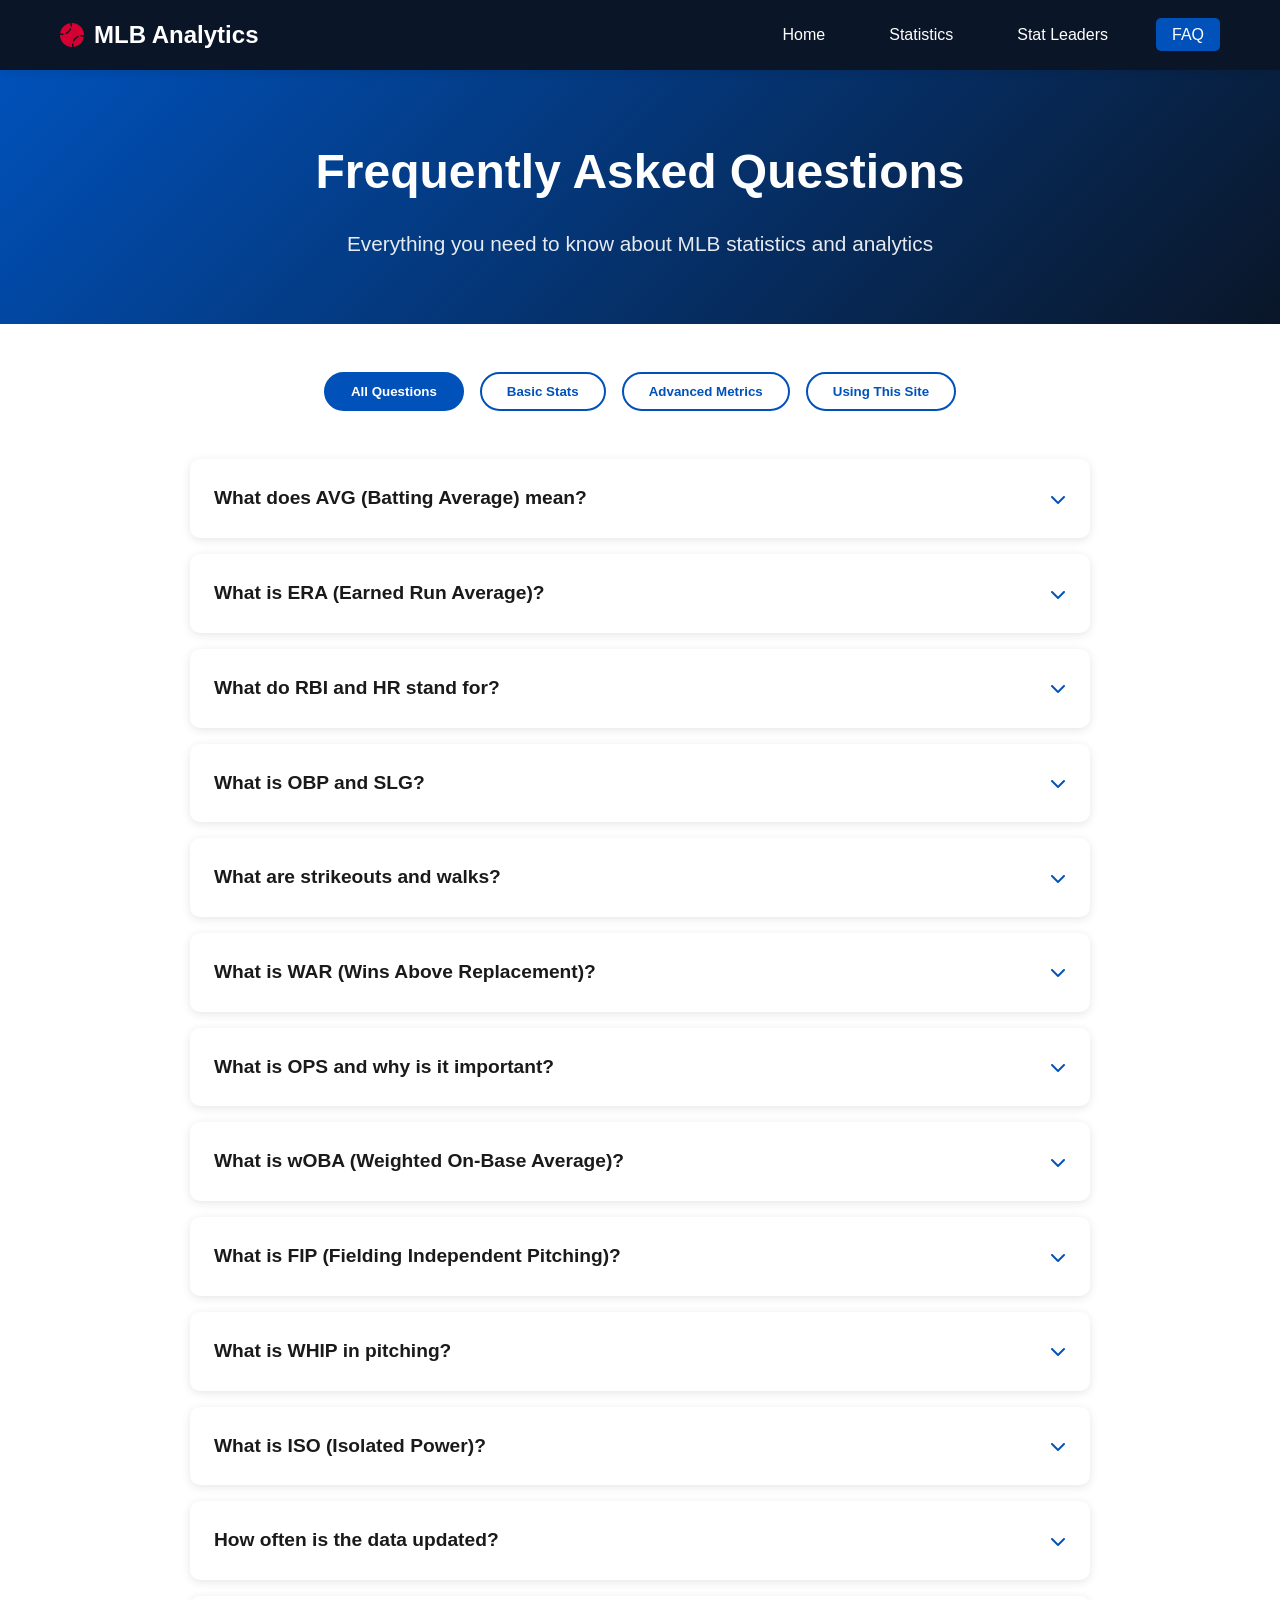
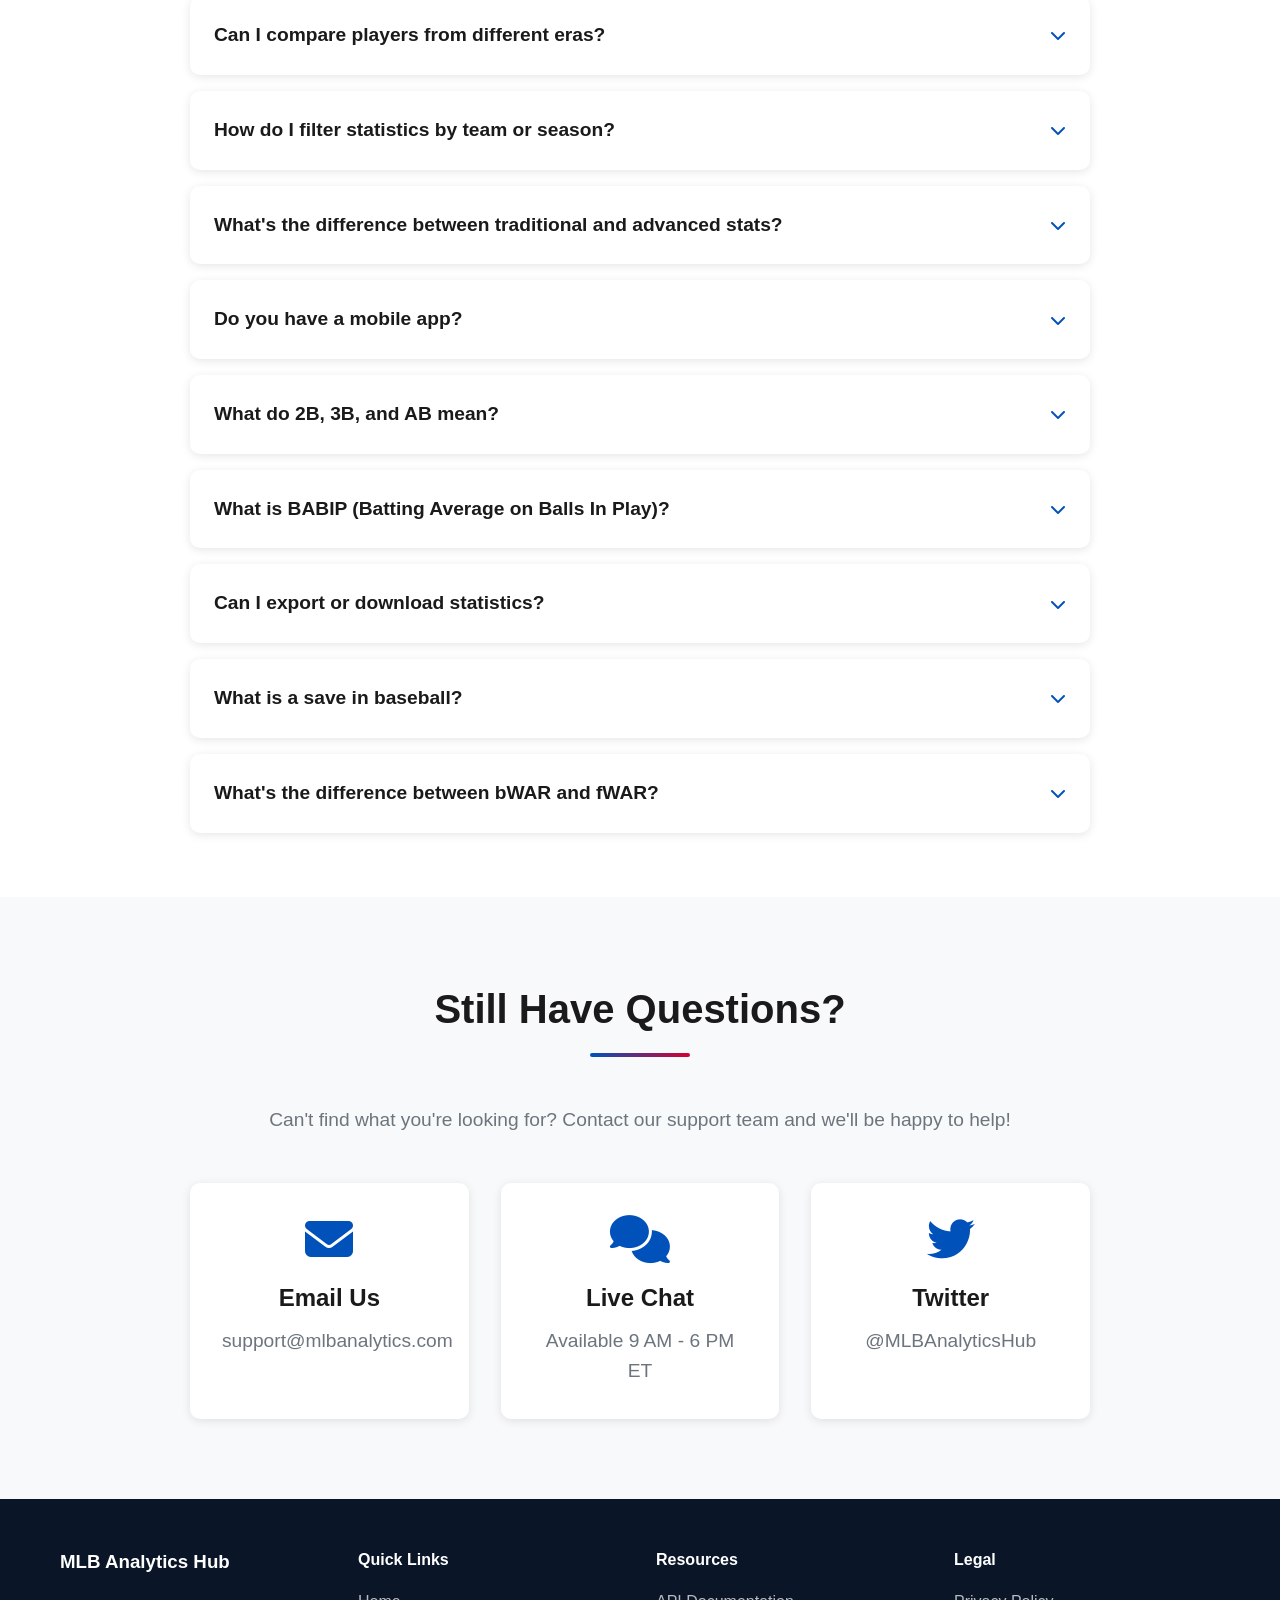
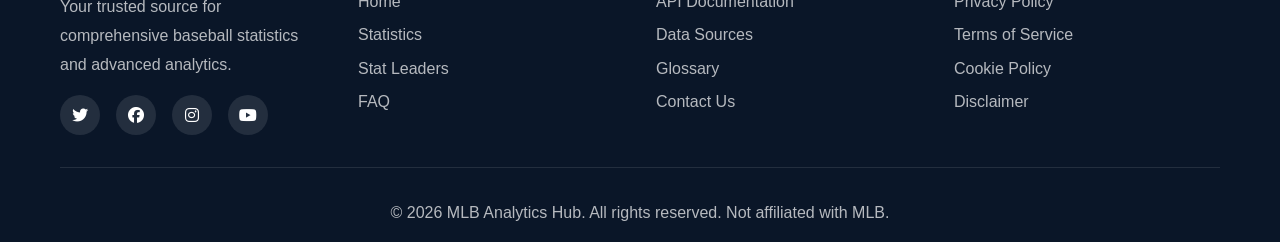
<file: faq.html>
<!DOCTYPE html>
<html lang="en">
<head>
    <meta charset="UTF-8">
    <meta name="viewport" content="width=device-width, initial-scale=1.0">
    <title>FAQ - MLB Analytics Hub</title>
    <link rel="stylesheet" href="styles.css">
    <link rel="stylesheet" href="https://cdnjs.cloudflare.com/ajax/libs/font-awesome/6.4.0/css/all.min.css">
</head>
<body>
    <!-- Navigation -->
    <nav class="navbar">
        <div class="container">
            <div class="nav-brand">
                <i class="fas fa-baseball-ball"></i>
                <span>MLB Analytics</span>
            </div>
            <ul class="nav-menu" id="nav-menu">
                <li><a href="index.html">Home</a></li>
                <li><a href="stats.html">Statistics</a></li>
                <li><a href="leaders.html">Stat Leaders</a></li>
                <li><a href="faq.html" class="active">FAQ</a></li>
            </ul>
            <div class="hamburger" id="hamburger">
                <span></span>
                <span></span>
                <span></span>
            </div>
        </div>
    </nav>

    <!-- Page Header -->
    <section class="page-header">
        <div class="container">
            <h1>Frequently Asked Questions</h1>
            <p>Everything you need to know about MLB statistics and analytics</p>
        </div>
    </section>

    <!-- FAQ Section -->
    <section class="faq-section">
        <div class="container">
            <div class="faq-categories">
                <button class="faq-category-btn active" data-category="all">All Questions</button>
                <button class="faq-category-btn" data-category="basic">Basic Stats</button>
                <button class="faq-category-btn" data-category="advanced">Advanced Metrics</button>
                <button class="faq-category-btn" data-category="site">Using This Site</button>
            </div>

            <div class="faq-container">
                <!-- Basic Stats Questions -->
                <div class="faq-item" data-category="basic">
                    <div class="faq-question">
                        <h3>What does AVG (Batting Average) mean?</h3>
                        <i class="fas fa-chevron-down"></i>
                    </div>
                    <div class="faq-answer">
                        <p>Batting Average (AVG) is one of the most traditional baseball statistics. It's calculated by dividing a player's hits by their at-bats. For example, if a player gets 3 hits in 10 at-bats, their batting average is .300 (3÷10 = 0.300).</p>
                        <p>A batting average of .300 or higher is considered excellent, .260-.299 is good, and anything below .250 is typically below average for a regular player.</p>
                    </div>
                </div>

                <div class="faq-item" data-category="basic">
                    <div class="faq-question">
                        <h3>What is ERA (Earned Run Average)?</h3>
                        <i class="fas fa-chevron-down"></i>
                    </div>
                    <div class="faq-answer">
                        <p>ERA measures how many earned runs a pitcher allows per nine innings pitched. It's calculated as: (Earned Runs × 9) ÷ Innings Pitched.</p>
                        <p>An ERA under 3.00 is excellent, 3.00-4.00 is above average, 4.00-5.00 is average, and anything above 5.00 is considered poor for a starting pitcher.</p>
                    </div>
                </div>

                <div class="faq-item" data-category="basic">
                    <div class="faq-question">
                        <h3>What do RBI and HR stand for?</h3>
                        <i class="fas fa-chevron-down"></i>
                    </div>
                    <div class="faq-answer">
                        <p><strong>RBI (Runs Batted In):</strong> The number of runs a batter is credited with causing to score. This includes runs scored on hits, sacrifice flies, walks with bases loaded, etc.</p>
                        <p><strong>HR (Home Runs):</strong> The number of times a batter hits the ball over the outfield fence in fair territory, allowing them and all baserunners to score.</p>
                    </div>
                </div>

                <div class="faq-item" data-category="basic">
                    <div class="faq-question">
                        <h3>What is OBP and SLG?</h3>
                        <i class="fas fa-chevron-down"></i>
                    </div>
                    <div class="faq-answer">
                        <p><strong>OBP (On-Base Percentage):</strong> Measures how frequently a batter reaches base per plate appearance. It includes hits, walks, and hit-by-pitches. Formula: (H + BB + HBP) ÷ (AB + BB + HBP + SF)</p>
                        <p><strong>SLG (Slugging Percentage):</strong> Measures a batter's power by calculating total bases per at-bat. Formula: Total Bases ÷ At-Bats. A single = 1 base, double = 2, triple = 3, home run = 4.</p>
                    </div>
                </div>

                <div class="faq-item" data-category="basic">
                    <div class="faq-question">
                        <h3>What are strikeouts and walks?</h3>
                        <i class="fas fa-chevron-down"></i>
                    </div>
                    <div class="faq-answer">
                        <p><strong>Strikeout (SO or K):</strong> When a batter receives three strikes during their at-bat. Strikes include swinging and missing, not swinging at a pitch in the strike zone, or fouling off pitches (except a foul on the third strike doesn't count unless it's a bunt).</p>
                        <p><strong>Walk (BB or Base on Balls):</strong> When a batter receives four pitches outside the strike zone during their at-bat, they are awarded first base.</p>
                    </div>
                </div>

                <!-- Advanced Stats Questions -->
                <div class="faq-item" data-category="advanced">
                    <div class="faq-question">
                        <h3>What is WAR (Wins Above Replacement)?</h3>
                        <i class="fas fa-chevron-down"></i>
                    </div>
                    <div class="faq-answer">
                        <p>WAR is a comprehensive statistic that attempts to capture a player's total value in one number. It estimates how many more wins a player provides to their team compared to a replacement-level player (a readily available minor league or bench player).</p>
                        <p><strong>WAR Scale:</strong></p>
                        <ul>
                            <li>8+ WAR: MVP caliber season</li>
                            <li>5-8 WAR: All-Star level</li>
                            <li>2-5 WAR: Solid starter</li>
                            <li>0-2 WAR: Role player / bench player</li>
                            <li>Below 0: Replacement level or worse</li>
                        </ul>
                        <p>Note: Different sources (Baseball Reference, FanGraphs) calculate WAR slightly differently.</p>
                    </div>
                </div>

                <div class="faq-item" data-category="advanced">
                    <div class="faq-question">
                        <h3>What is OPS and why is it important?</h3>
                        <i class="fas fa-chevron-down"></i>
                    </div>
                    <div class="faq-answer">
                        <p>OPS (On-base Plus Slugging) combines a player's on-base percentage and slugging percentage. It's calculated simply by adding OBP + SLG.</p>
                        <p>OPS is valuable because it combines a player's ability to get on base with their power hitting, giving a more complete picture of offensive production than batting average alone.</p>
                        <p><strong>OPS Scale:</strong></p>
                        <ul>
                            <li>.900+ : Excellent / All-Star level</li>
                            <li>.800-.900: Above average / Very good</li>
                            <li>.750-.800: Average</li>
                            <li>.700-.750: Below average</li>
                            <li>Below .700: Poor</li>
                        </ul>
                    </div>
                </div>

                <div class="faq-item" data-category="advanced">
                    <div class="faq-question">
                        <h3>What is wOBA (Weighted On-Base Average)?</h3>
                        <i class="fas fa-chevron-down"></i>
                    </div>
                    <div class="faq-answer">
                        <p>wOBA is similar to on-base percentage, but it weights each outcome (single, double, walk, etc.) according to its actual run value. This makes it more accurate than OBP or OPS at measuring a player's offensive contribution.</p>
                        <p>The scale is set to look like on-base percentage, where .320 is average and .400 is excellent. wOBA is one of the best single statistics for measuring overall hitting performance.</p>
                    </div>
                </div>

                <div class="faq-item" data-category="advanced">
                    <div class="faq-question">
                        <h3>What is FIP (Fielding Independent Pitching)?</h3>
                        <i class="fas fa-chevron-down"></i>
                    </div>
                    <div class="faq-answer">
                        <p>FIP measures what a pitcher's ERA should have been based only on outcomes they can control: strikeouts, walks, hit-by-pitches, and home runs. It removes the influence of fielding and luck on balls in play.</p>
                        <p>FIP is scaled to ERA, so you can interpret it the same way. If a pitcher's FIP is much lower than their ERA, they may have been unlucky or had poor defensive support. If FIP is higher than ERA, they may have been lucky.</p>
                    </div>
                </div>

                <div class="faq-item" data-category="advanced">
                    <div class="faq-question">
                        <h3>What is WHIP in pitching?</h3>
                        <i class="fas fa-chevron-down"></i>
                    </div>
                    <div class="faq-answer">
                        <p>WHIP (Walks and Hits per Inning Pitched) measures how many baserunners a pitcher allows per inning. It's calculated as: (Walks + Hits) ÷ Innings Pitched.</p>
                        <p><strong>WHIP Scale:</strong></p>
                        <ul>
                            <li>Below 1.00: Excellent / Elite</li>
                            <li>1.00-1.20: Above average</li>
                            <li>1.20-1.40: Average</li>
                            <li>Above 1.40: Below average</li>
                        </ul>
                    </div>
                </div>

                <div class="faq-item" data-category="advanced">
                    <div class="faq-question">
                        <h3>What is ISO (Isolated Power)?</h3>
                        <i class="fas fa-chevron-down"></i>
                    </div>
                    <div class="faq-answer">
                        <p>ISO measures a player's raw power by looking at extra-base hits. It's calculated as: SLG - AVG, which essentially shows the extra bases per at-bat beyond singles.</p>
                        <p>.200+ ISO is considered excellent power, .150-.200 is above average, and below .100 indicates little power.</p>
                    </div>
                </div>

                <!-- Site Usage Questions -->
                <div class="faq-item" data-category="site">
                    <div class="faq-question">
                        <h3>How often is the data updated?</h3>
                        <i class="fas fa-chevron-down"></i>
                    </div>
                    <div class="faq-answer">
                        <p>Our statistics are updated in real-time during games. Once a game concludes, all stats are finalized within minutes. We pull data directly from official MLB sources to ensure accuracy.</p>
                        <p>Historical statistics are also periodically reviewed and updated if official corrections are made.</p>
                    </div>
                </div>

                <div class="faq-item" data-category="site">
                    <div class="faq-question">
                        <h3>Can I compare players from different eras?</h3>
                        <i class="fas fa-chevron-down"></i>
                    </div>
                    <div class="faq-answer">
                        <p>Yes! Our statistics database includes comprehensive data dating back to the earliest days of professional baseball. However, keep in mind that the game has evolved significantly over time.</p>
                        <p>Advanced metrics like wRC+ and ERA+ are particularly useful for cross-era comparisons because they're adjusted for league and park factors, making them more comparable across different time periods.</p>
                    </div>
                </div>

                <div class="faq-item" data-category="site">
                    <div class="faq-question">
                        <h3>How do I filter statistics by team or season?</h3>
                        <i class="fas fa-chevron-down"></i>
                    </div>
                    <div class="faq-answer">
                        <p>On the Statistics page, you'll find filter controls at the top of the page. Simply select your desired team from the dropdown menu and choose the season you want to view. Click "Apply Filters" to update the statistics table.</p>
                        <p>You can also use the search bar to quickly find specific players.</p>
                    </div>
                </div>

                <div class="faq-item" data-category="site">
                    <div class="faq-question">
                        <h3>What's the difference between traditional and advanced stats?</h3>
                        <i class="fas fa-chevron-down"></i>
                    </div>
                    <div class="faq-answer">
                        <p><strong>Traditional stats</strong> are the classic measures that have been used for decades: batting average, home runs, RBI, wins, ERA, etc. They're easy to understand but don't always tell the complete story.</p>
                        <p><strong>Advanced stats</strong> (also called sabermetrics) use more complex calculations to measure player value more accurately. They account for context like ballpark factors, league averages, and defensive support. Examples include WAR, wOBA, FIP, and wRC+.</p>
                        <p>Both have their place! Traditional stats are great for quick understanding, while advanced stats provide deeper insights for analysis.</p>
                    </div>
                </div>

                <div class="faq-item" data-category="site">
                    <div class="faq-question">
                        <h3>Do you have a mobile app?</h3>
                        <i class="fas fa-chevron-down"></i>
                    </div>
                    <div class="faq-answer">
                        <p>While we don't currently have a native mobile app, our website is fully responsive and works seamlessly on all mobile devices. Simply access our site through your mobile browser for the same great experience!</p>
                        <p>You can also add our site to your home screen for quick access that feels like a native app.</p>
                    </div>
                </div>

                <div class="faq-item" data-category="basic">
                    <div class="faq-question">
                        <h3>What do 2B, 3B, and AB mean?</h3>
                        <i class="fas fa-chevron-down"></i>
                    </div>
                    <div class="faq-answer">
                        <p><strong>2B (Doubles):</strong> Hits where the batter reaches second base safely.</p>
                        <p><strong>3B (Triples):</strong> Hits where the batter reaches third base safely.</p>
                        <p><strong>AB (At-Bats):</strong> The number of times a batter completes a plate appearance that doesn't result in a walk, hit-by-pitch, sacrifice, or interference.</p>
                    </div>
                </div>

                <div class="faq-item" data-category="advanced">
                    <div class="faq-question">
                        <h3>What is BABIP (Batting Average on Balls In Play)?</h3>
                        <i class="fas fa-chevron-down"></i>
                    </div>
                    <div class="faq-answer">
                        <p>BABIP measures how often a ball in play (excluding home runs) falls for a hit. It's calculated as: (H - HR) ÷ (AB - K - HR + SF).</p>
                        <p>League average BABIP is typically around .300. Unusually high or low BABIP often indicates luck—either good or bad—and players tend to regress toward .300 over time. However, some players consistently maintain higher BABIPs due to speed or hitting approach.</p>
                    </div>
                </div>

                <div class="faq-item" data-category="site">
                    <div class="faq-question">
                        <h3>Can I export or download statistics?</h3>
                        <i class="fas fa-chevron-down"></i>
                    </div>
                    <div class="faq-answer">
                        <p>Currently, the website is designed for viewing statistics directly. However, we're working on adding export functionality to allow you to download data in CSV or Excel format. This feature will be available soon!</p>
                        <p>If you need specific data for research or analysis, please contact us and we'll do our best to help.</p>
                    </div>
                </div>

                <div class="faq-item" data-category="basic">
                    <div class="faq-question">
                        <h3>What is a save in baseball?</h3>
                        <i class="fas fa-chevron-down"></i>
                    </div>
                    <div class="faq-answer">
                        <p>A save is awarded to a relief pitcher who finishes a game for the winning team under certain conditions:</p>
                        <ul>
                            <li>Enters with a lead of no more than three runs and pitches at least one inning, OR</li>
                            <li>Enters with the tying run on base, at bat, or on deck, OR</li>
                            <li>Pitches at least three innings</li>
                        </ul>
                        <p>The pitcher must not be credited with the win to earn a save.</p>
                    </div>
                </div>

                <div class="faq-item" data-category="advanced">
                    <div class="faq-question">
                        <h3>What's the difference between bWAR and fWAR?</h3>
                        <i class="fas fa-chevron-down"></i>
                    </div>
                    <div class="faq-answer">
                        <p><strong>bWAR (Baseball Reference WAR)</strong> and <strong>fWAR (FanGraphs WAR)</strong> are two different implementations of the WAR statistic.</p>
                        <p>The main differences:</p>
                        <ul>
                            <li><strong>Defense:</strong> They use different defensive metrics (DRS vs UZR)</li>
                            <li><strong>Pitching:</strong> bWAR uses actual runs allowed while fWAR uses FIP (outcomes the pitcher controls)</li>
                            <li><strong>League adjustments:</strong> Slightly different approaches to league and park factors</li>
                        </ul>
                        <p>Both are valuable. fWAR is better for predicting future performance, while bWAR better captures what actually happened.</p>
                    </div>
                </div>
            </div>
        </div>
    </section>

    <!-- Contact Section -->
    <section class="contact-section">
        <div class="container">
            <h2 class="section-title">Still Have Questions?</h2>
            <p class="text-center">Can't find what you're looking for? Contact our support team and we'll be happy to help!</p>
            <div class="contact-methods">
                <div class="contact-card">
                    <i class="fas fa-envelope"></i>
                    <h3>Email Us</h3>
                    <p>support@mlbanalytics.com</p>
                </div>
                <div class="contact-card">
                    <i class="fas fa-comments"></i>
                    <h3>Live Chat</h3>
                    <p>Available 9 AM - 6 PM ET</p>
                </div>
                <div class="contact-card">
                    <i class="fab fa-twitter"></i>
                    <h3>Twitter</h3>
                    <p>@MLBAnalyticsHub</p>
                </div>
            </div>
        </div>
    </section>

    <!-- Footer -->
    <footer class="footer">
        <div class="container">
            <div class="footer-grid">
                <div class="footer-col">
                    <h3>MLB Analytics Hub</h3>
                    <p>Your trusted source for comprehensive baseball statistics and advanced analytics.</p>
                    <div class="social-links">
                        <a href="#"><i class="fab fa-twitter"></i></a>
                        <a href="#"><i class="fab fa-facebook"></i></a>
                        <a href="#"><i class="fab fa-instagram"></i></a>
                        <a href="#"><i class="fab fa-youtube"></i></a>
                    </div>
                </div>
                <div class="footer-col">
                    <h4>Quick Links</h4>
                    <ul>
                        <li><a href="index.html">Home</a></li>
                        <li><a href="stats.html">Statistics</a></li>
                        <li><a href="leaders.html">Stat Leaders</a></li>
                        <li><a href="faq.html">FAQ</a></li>
                    </ul>
                </div>
                <div class="footer-col">
                    <h4>Resources</h4>
                    <ul>
                        <li><a href="#">API Documentation</a></li>
                        <li><a href="#">Data Sources</a></li>
                        <li><a href="#">Glossary</a></li>
                        <li><a href="#">Contact Us</a></li>
                    </ul>
                </div>
                <div class="footer-col">
                    <h4>Legal</h4>
                    <ul>
                        <li><a href="#">Privacy Policy</a></li>
                        <li><a href="#">Terms of Service</a></li>
                        <li><a href="#">Cookie Policy</a></li>
                        <li><a href="#">Disclaimer</a></li>
                    </ul>
                </div>
            </div>
            <div class="footer-bottom">
                <p>&copy; 2026 MLB Analytics Hub. All rights reserved. Not affiliated with MLB.</p>
            </div>
        </div>
    </footer>

    <script src="script.js"></script>
</body>
</html>
</file>
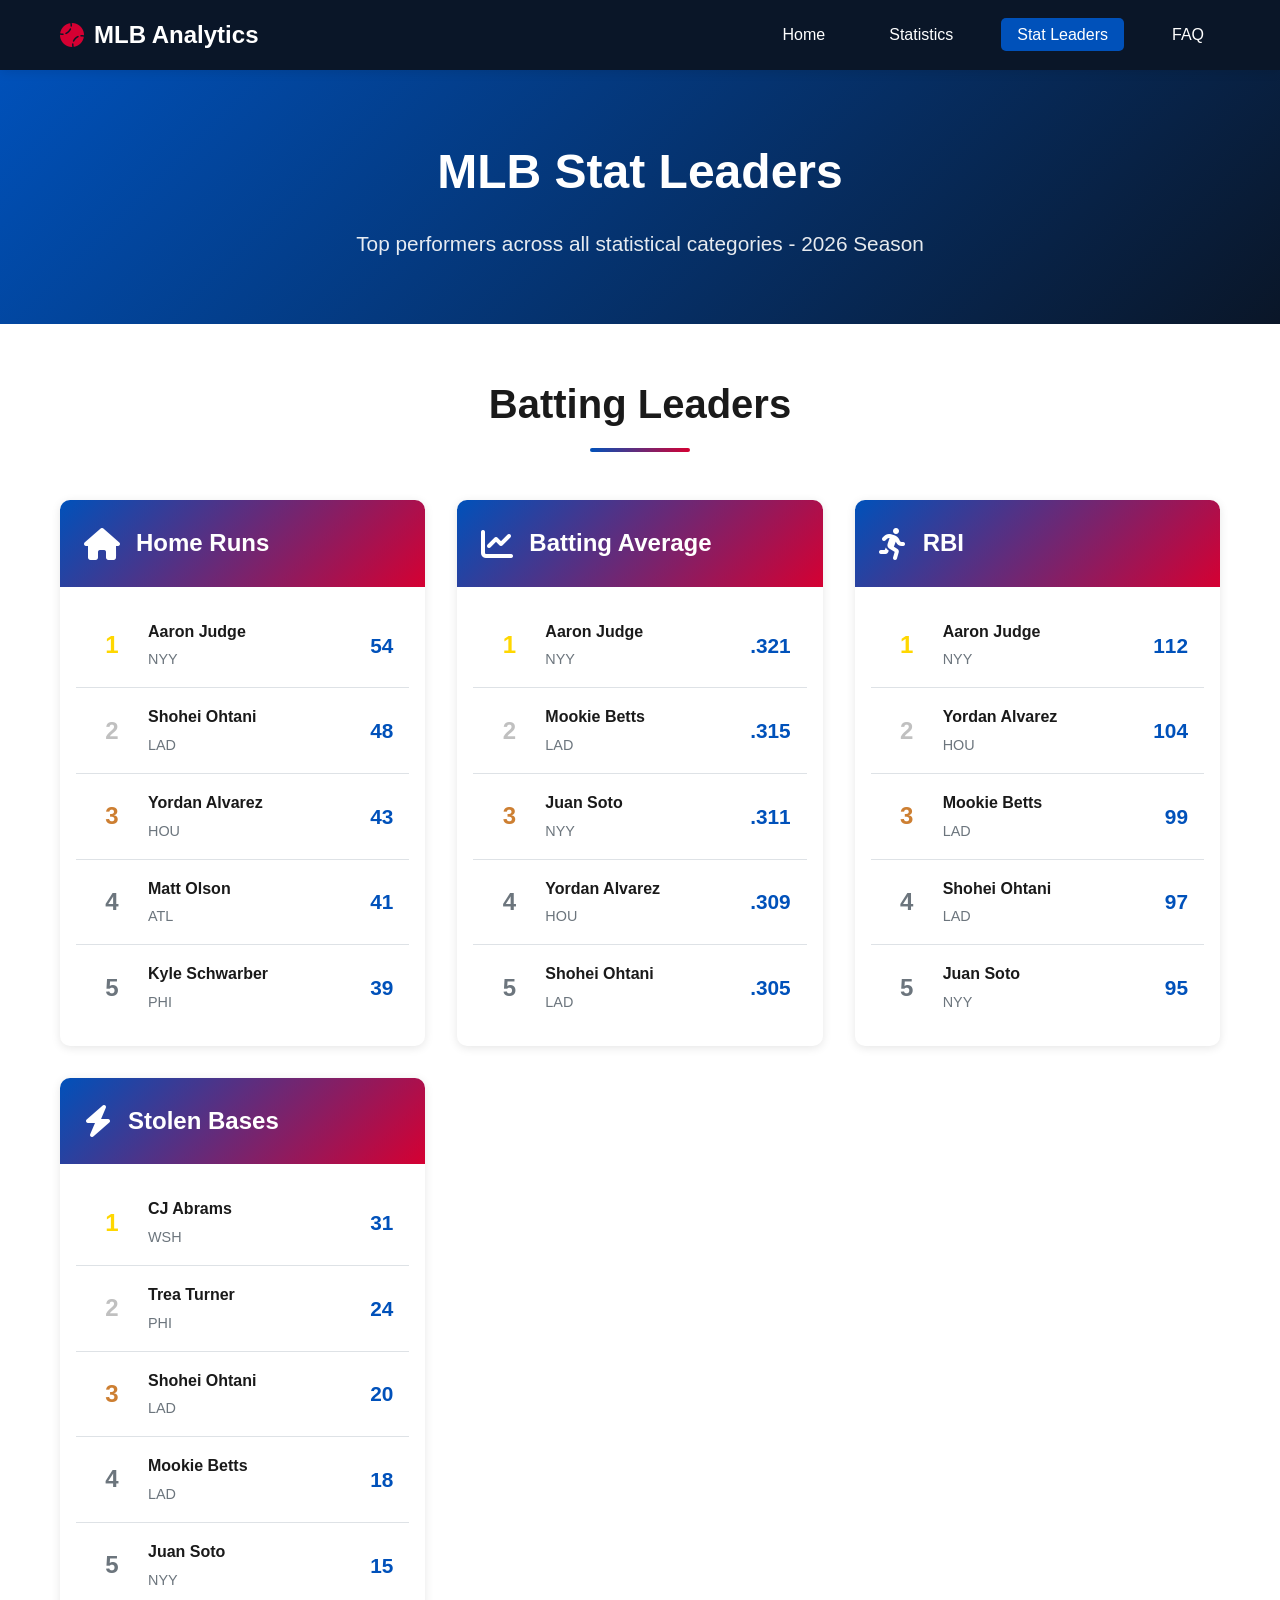
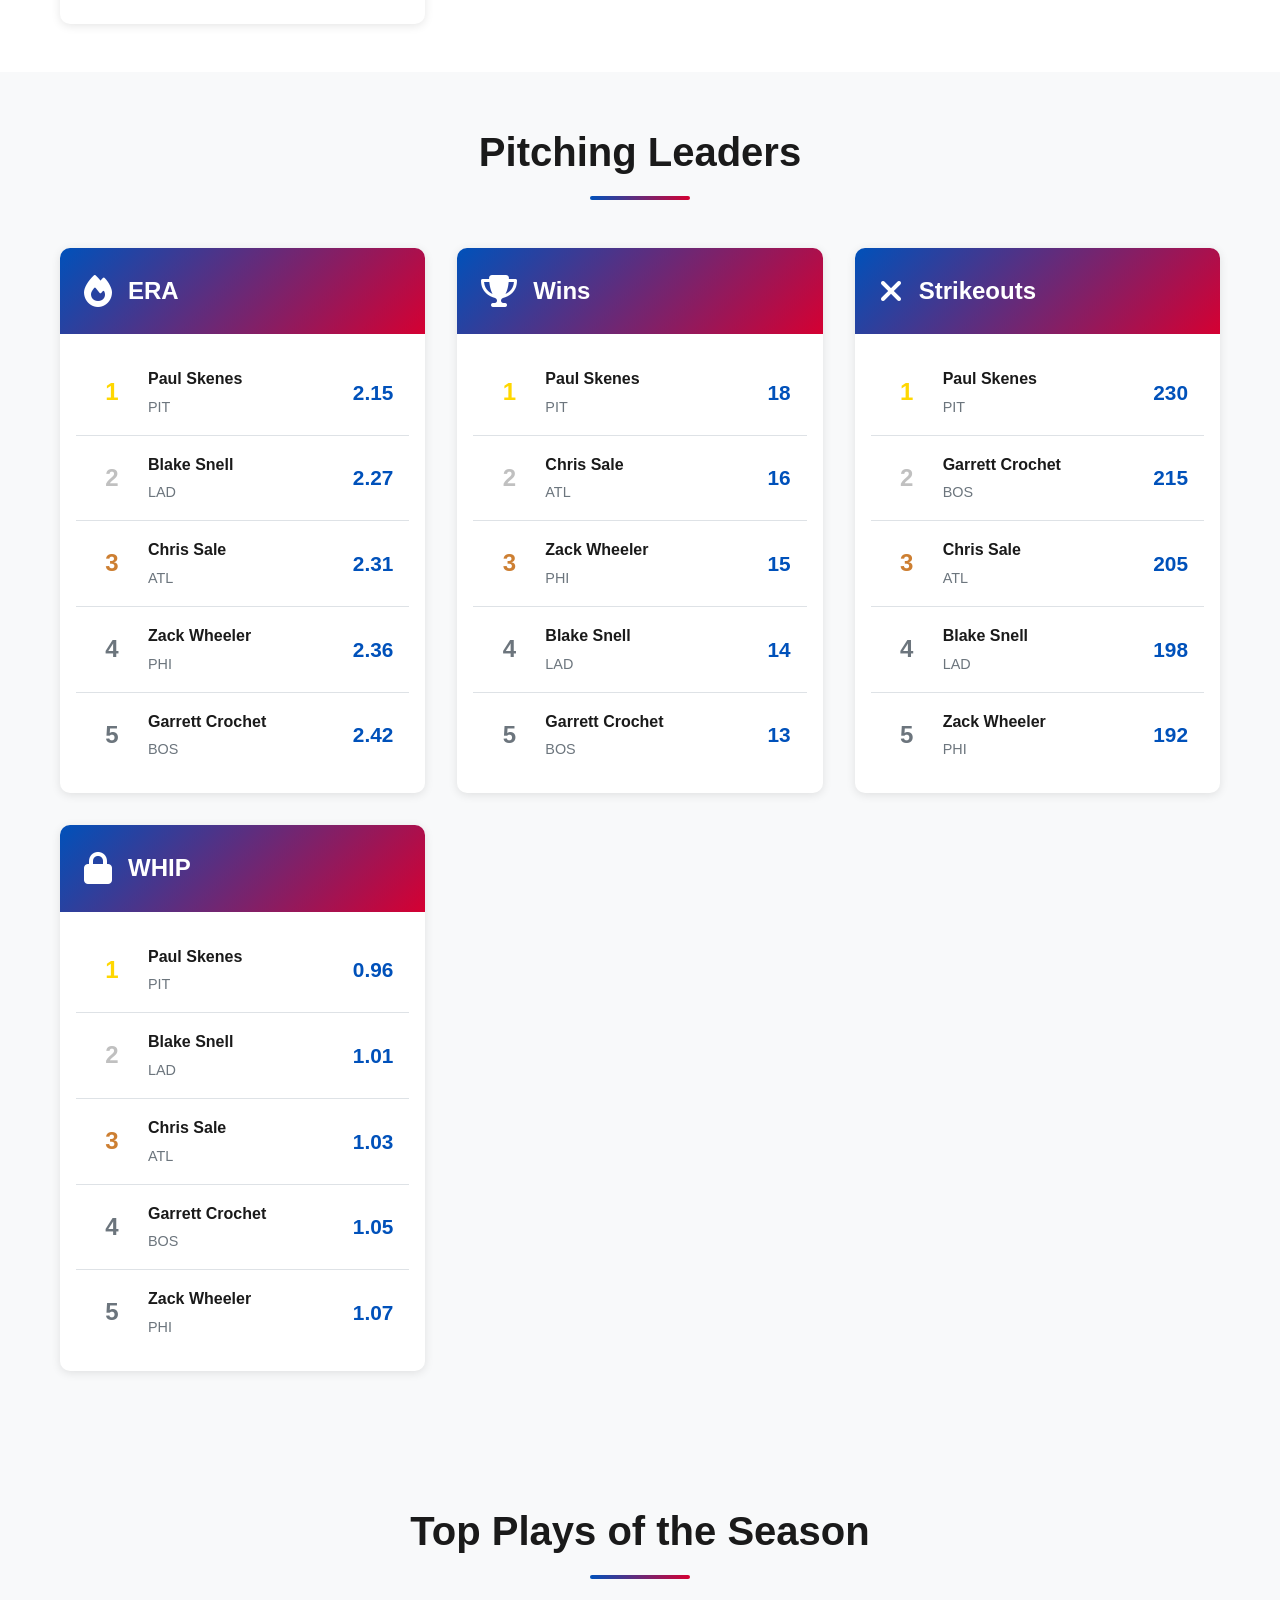
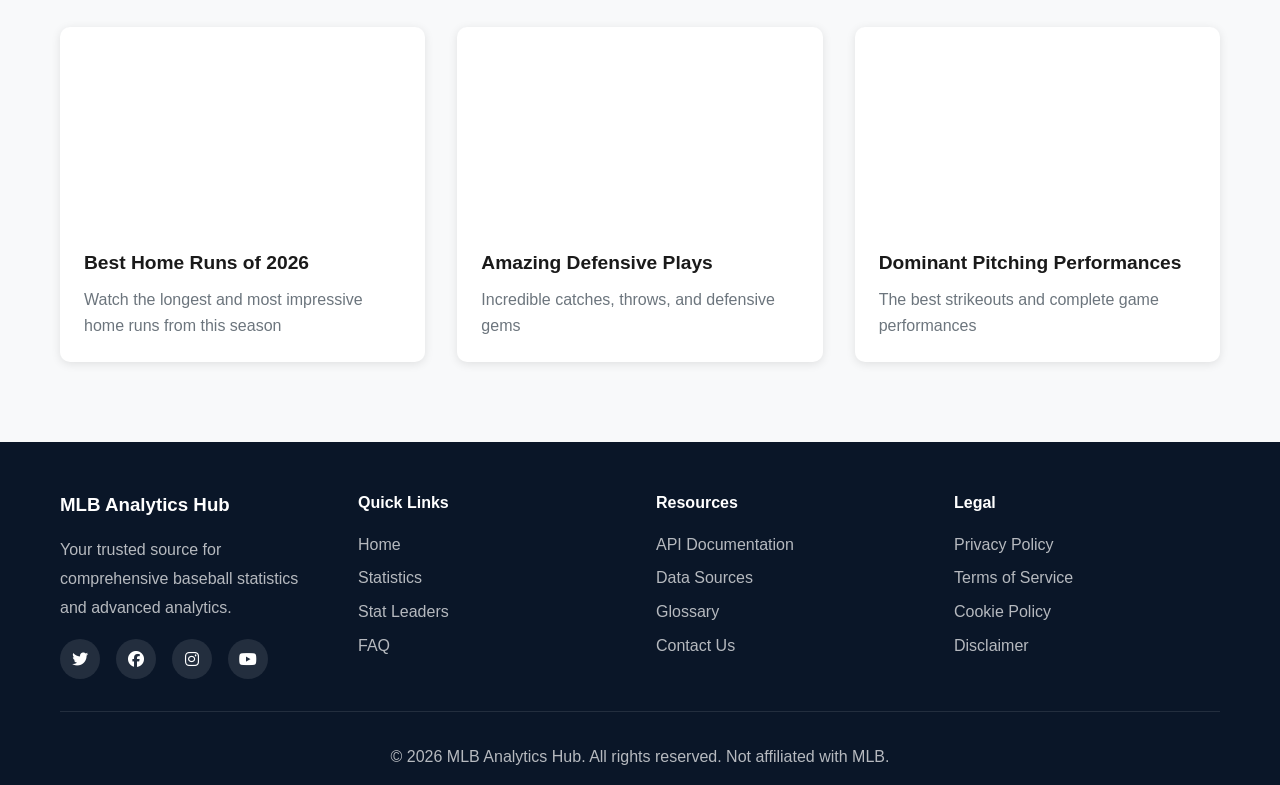
<file: leaders.html>
<!DOCTYPE html>
<html lang="en">
<head>
    <meta charset="UTF-8">
    <meta name="viewport" content="width=device-width, initial-scale=1.0">
    <title>Stat Leaders - MLB Analytics Hub</title>
    <link rel="stylesheet" href="styles.css">
    <link rel="stylesheet" href="https://cdnjs.cloudflare.com/ajax/libs/font-awesome/6.4.0/css/all.min.css">
</head>
<body>
    <!-- Navigation -->
    <nav class="navbar">
        <div class="container">
            <div class="nav-brand">
                <i class="fas fa-baseball-ball"></i>
                <span>MLB Analytics</span>
            </div>
            <ul class="nav-menu" id="nav-menu">
                <li><a href="index.html">Home</a></li>
                <li><a href="stats.html">Statistics</a></li>
                <li><a href="leaders.html" class="active">Stat Leaders</a></li>
                <li><a href="faq.html">FAQ</a></li>
            </ul>
            <div class="hamburger" id="hamburger">
                <span></span>
                <span></span>
                <span></span>
            </div>
        </div>
    </nav>

    <!-- Page Header -->
    <section class="page-header">
        <div class="container">
            <h1>MLB Stat Leaders</h1>
            <p>Top performers across all statistical categories - 2026 Season</p>
        </div>
    </section>

    <!-- Batting Leaders -->
    <section class="leaders-section">
        <div class="container">
            <h2 class="section-title">Batting Leaders</h2>
            <div class="leaders-grid">
                <!-- Home Runs -->
                <div class="leader-card">
                    <div class="leader-header">
                        <i class="fas fa-home"></i>
                        <h3>Home Runs</h3>
                    </div>
                    <div class="leader-list">
                        <div class="leader-item gold">
                            <span class="rank">1</span>
                            <div class="leader-info">
                                <span class="player-name">Aaron Judge</span>
                                <span class="team">NYY</span>
                            </div>
                            <span class="stat-value">54</span>
                        </div>
                        <div class="leader-item silver">
                            <span class="rank">2</span>
                            <div class="leader-info">
                                <span class="player-name">Shohei Ohtani</span>
                                <span class="team">LAD</span>
                            </div>
                            <span class="stat-value">48</span>
                        </div>
                        <div class="leader-item bronze">
                            <span class="rank">3</span>
                            <div class="leader-info">
                                <span class="player-name">Yordan Alvarez</span>
                                <span class="team">HOU</span>
                            </div>
                            <span class="stat-value">43</span>
                        </div>
                        <div class="leader-item">
                            <span class="rank">4</span>
                            <div class="leader-info">
                                <span class="player-name">Matt Olson</span>
                                <span class="team">ATL</span>
                            </div>
                            <span class="stat-value">41</span>
                        </div>
                        <div class="leader-item">
                            <span class="rank">5</span>
                            <div class="leader-info">
                                <span class="player-name">Kyle Schwarber</span>
                                <span class="team">PHI</span>
                            </div>
                            <span class="stat-value">39</span>
                        </div>
                    </div>
                </div>

                <!-- Batting Average -->
                <div class="leader-card">
                    <div class="leader-header">
                        <i class="fas fa-chart-line"></i>
                        <h3>Batting Average</h3>
                    </div>
                    <div class="leader-list">
                        <div class="leader-item gold">
                            <span class="rank">1</span>
                            <div class="leader-info">
                                <span class="player-name">Aaron Judge</span>
                                <span class="team">NYY</span>
                            </div>
                            <span class="stat-value">.321</span>
                        </div>
                        <div class="leader-item silver">
                            <span class="rank">2</span>
                            <div class="leader-info">
                                <span class="player-name">Mookie Betts</span>
                                <span class="team">LAD</span>
                            </div>
                            <span class="stat-value">.315</span>
                        </div>
                        <div class="leader-item bronze">
                            <span class="rank">3</span>
                            <div class="leader-info">
                                <span class="player-name">Juan Soto</span>
                                <span class="team">NYY</span>
                            </div>
                            <span class="stat-value">.311</span>
                        </div>
                        <div class="leader-item">
                            <span class="rank">4</span>
                            <div class="leader-info">
                                <span class="player-name">Yordan Alvarez</span>
                                <span class="team">HOU</span>
                            </div>
                            <span class="stat-value">.309</span>
                        </div>
                        <div class="leader-item">
                            <span class="rank">5</span>
                            <div class="leader-info">
                                <span class="player-name">Shohei Ohtani</span>
                                <span class="team">LAD</span>
                            </div>
                            <span class="stat-value">.305</span>
                        </div>
                    </div>
                </div>

                <!-- RBI -->
                <div class="leader-card">
                    <div class="leader-header">
                        <i class="fas fa-running"></i>
                        <h3>RBI</h3>
                    </div>
                    <div class="leader-list">
                        <div class="leader-item gold">
                            <span class="rank">1</span>
                            <div class="leader-info">
                                <span class="player-name">Aaron Judge</span>
                                <span class="team">NYY</span>
                            </div>
                            <span class="stat-value">112</span>
                        </div>
                        <div class="leader-item silver">
                            <span class="rank">2</span>
                            <div class="leader-info">
                                <span class="player-name">Yordan Alvarez</span>
                                <span class="team">HOU</span>
                            </div>
                            <span class="stat-value">104</span>
                        </div>
                        <div class="leader-item bronze">
                            <span class="rank">3</span>
                            <div class="leader-info">
                                <span class="player-name">Mookie Betts</span>
                                <span class="team">LAD</span>
                            </div>
                            <span class="stat-value">99</span>
                        </div>
                        <div class="leader-item">
                            <span class="rank">4</span>
                            <div class="leader-info">
                                <span class="player-name">Shohei Ohtani</span>
                                <span class="team">LAD</span>
                            </div>
                            <span class="stat-value">97</span>
                        </div>
                        <div class="leader-item">
                            <span class="rank">5</span>
                            <div class="leader-info">
                                <span class="player-name">Juan Soto</span>
                                <span class="team">NYY</span>
                            </div>
                            <span class="stat-value">95</span>
                        </div>
                    </div>
                </div>

                <!-- Stolen Bases -->
                <div class="leader-card">
                    <div class="leader-header">
                        <i class="fas fa-bolt"></i>
                        <h3>Stolen Bases</h3>
                    </div>
                    <div class="leader-list">
                        <div class="leader-item gold">
                            <span class="rank">1</span>
                            <div class="leader-info">
                                <span class="player-name">CJ Abrams</span>
                                <span class="team">WSH</span>
                            </div>
                            <span class="stat-value">31</span>
                        </div>
                        <div class="leader-item silver">
                            <span class="rank">2</span>
                            <div class="leader-info">
                                <span class="player-name">Trea Turner</span>
                                <span class="team">PHI</span>
                            </div>
                            <span class="stat-value">24</span>
                        </div>
                        <div class="leader-item bronze">
                            <span class="rank">3</span>
                            <div class="leader-info">
                                <span class="player-name">Shohei Ohtani</span>
                                <span class="team">LAD</span>
                            </div>
                            <span class="stat-value">20</span>
                        </div>
                        <div class="leader-item">
                            <span class="rank">4</span>
                            <div class="leader-info">
                                <span class="player-name">Mookie Betts</span>
                                <span class="team">LAD</span>
                            </div>
                            <span class="stat-value">18</span>
                        </div>
                        <div class="leader-item">
                            <span class="rank">5</span>
                            <div class="leader-info">
                                <span class="player-name">Juan Soto</span>
                                <span class="team">NYY</span>
                            </div>
                            <span class="stat-value">15</span>
                        </div>
                    </div>
                </div>
            </div>
        </div>
    </section>

    <!-- Pitching Leaders -->
    <section class="leaders-section alt-bg">
        <div class="container">
            <h2 class="section-title">Pitching Leaders</h2>
            <div class="leaders-grid">
                <!-- ERA -->
                <div class="leader-card">
                    <div class="leader-header">
                        <i class="fas fa-fire"></i>
                        <h3>ERA</h3>
                    </div>
                    <div class="leader-list">
                        <div class="leader-item gold">
                            <span class="rank">1</span>
                            <div class="leader-info">
                                <span class="player-name">Paul Skenes</span>
                                <span class="team">PIT</span>
                            </div>
                            <span class="stat-value">2.15</span>
                        </div>
                        <div class="leader-item silver">
                            <span class="rank">2</span>
                            <div class="leader-info">
                                <span class="player-name">Blake Snell</span>
                                <span class="team">LAD</span>
                            </div>
                            <span class="stat-value">2.27</span>
                        </div>
                        <div class="leader-item bronze">
                            <span class="rank">3</span>
                            <div class="leader-info">
                                <span class="player-name">Chris Sale</span>
                                <span class="team">ATL</span>
                            </div>
                            <span class="stat-value">2.31</span>
                        </div>
                        <div class="leader-item">
                            <span class="rank">4</span>
                            <div class="leader-info">
                                <span class="player-name">Zack Wheeler</span>
                                <span class="team">PHI</span>
                            </div>
                            <span class="stat-value">2.36</span>
                        </div>
                        <div class="leader-item">
                            <span class="rank">5</span>
                            <div class="leader-info">
                                <span class="player-name">Garrett Crochet</span>
                                <span class="team">BOS</span>
                            </div>
                            <span class="stat-value">2.42</span>
                        </div>
                    </div>
                </div>

                <!-- Wins -->
                <div class="leader-card">
                    <div class="leader-header">
                        <i class="fas fa-trophy"></i>
                        <h3>Wins</h3>
                    </div>
                    <div class="leader-list">
                        <div class="leader-item gold">
                            <span class="rank">1</span>
                            <div class="leader-info">
                                <span class="player-name">Paul Skenes</span>
                                <span class="team">PIT</span>
                            </div>
                            <span class="stat-value">18</span>
                        </div>
                        <div class="leader-item silver">
                            <span class="rank">2</span>
                            <div class="leader-info">
                                <span class="player-name">Chris Sale</span>
                                <span class="team">ATL</span>
                            </div>
                            <span class="stat-value">16</span>
                        </div>
                        <div class="leader-item bronze">
                            <span class="rank">3</span>
                            <div class="leader-info">
                                <span class="player-name">Zack Wheeler</span>
                                <span class="team">PHI</span>
                            </div>
                            <span class="stat-value">15</span>
                        </div>
                        <div class="leader-item">
                            <span class="rank">4</span>
                            <div class="leader-info">
                                <span class="player-name">Blake Snell</span>
                                <span class="team">LAD</span>
                            </div>
                            <span class="stat-value">14</span>
                        </div>
                        <div class="leader-item">
                            <span class="rank">5</span>
                            <div class="leader-info">
                                <span class="player-name">Garrett Crochet</span>
                                <span class="team">BOS</span>
                            </div>
                            <span class="stat-value">13</span>
                        </div>
                    </div>
                </div>

                <!-- Strikeouts -->
                <div class="leader-card">
                    <div class="leader-header">
                        <i class="fas fa-times"></i>
                        <h3>Strikeouts</h3>
                    </div>
                    <div class="leader-list">
                        <div class="leader-item gold">
                            <span class="rank">1</span>
                            <div class="leader-info">
                                <span class="player-name">Paul Skenes</span>
                                <span class="team">PIT</span>
                            </div>
                            <span class="stat-value">230</span>
                        </div>
                        <div class="leader-item silver">
                            <span class="rank">2</span>
                            <div class="leader-info">
                                <span class="player-name">Garrett Crochet</span>
                                <span class="team">BOS</span>
                            </div>
                            <span class="stat-value">215</span>
                        </div>
                        <div class="leader-item bronze">
                            <span class="rank">3</span>
                            <div class="leader-info">
                                <span class="player-name">Chris Sale</span>
                                <span class="team">ATL</span>
                            </div>
                            <span class="stat-value">205</span>
                        </div>
                        <div class="leader-item">
                            <span class="rank">4</span>
                            <div class="leader-info">
                                <span class="player-name">Blake Snell</span>
                                <span class="team">LAD</span>
                            </div>
                            <span class="stat-value">198</span>
                        </div>
                        <div class="leader-item">
                            <span class="rank">5</span>
                            <div class="leader-info">
                                <span class="player-name">Zack Wheeler</span>
                                <span class="team">PHI</span>
                            </div>
                            <span class="stat-value">192</span>
                        </div>
                    </div>
                </div>

                <!-- WHIP -->
                <div class="leader-card">
                    <div class="leader-header">
                        <i class="fas fa-lock"></i>
                        <h3>WHIP</h3>
                    </div>
                    <div class="leader-list">
                        <div class="leader-item gold">
                            <span class="rank">1</span>
                            <div class="leader-info">
                                <span class="player-name">Paul Skenes</span>
                                <span class="team">PIT</span>
                            </div>
                            <span class="stat-value">0.96</span>
                        </div>
                        <div class="leader-item silver">
                            <span class="rank">2</span>
                            <div class="leader-info">
                                <span class="player-name">Blake Snell</span>
                                <span class="team">LAD</span>
                            </div>
                            <span class="stat-value">1.01</span>
                        </div>
                        <div class="leader-item bronze">
                            <span class="rank">3</span>
                            <div class="leader-info">
                                <span class="player-name">Chris Sale</span>
                                <span class="team">ATL</span>
                            </div>
                            <span class="stat-value">1.03</span>
                        </div>
                        <div class="leader-item">
                            <span class="rank">4</span>
                            <div class="leader-info">
                                <span class="player-name">Garrett Crochet</span>
                                <span class="team">BOS</span>
                            </div>
                            <span class="stat-value">1.05</span>
                        </div>
                        <div class="leader-item">
                            <span class="rank">5</span>
                            <div class="leader-info">
                                <span class="player-name">Zack Wheeler</span>
                                <span class="team">PHI</span>
                            </div>
                            <span class="stat-value">1.07</span>
                        </div>
                    </div>
                </div>
            </div>
        </div>
    </section>

    <!-- Video Highlights -->
    <section class="highlights-section">
        <div class="container">
            <h2 class="section-title">Top Plays of the Season</h2>
            <div class="video-grid">
                <div class="video-card">
                    <div class="video-thumbnail">
                        <iframe width="100%" height="250" src="https://www.youtube.com/embed/jL70p7BgwPY" 
                        title="Top Home Runs" frameborder="0" allowfullscreen></iframe>
                    </div>
                    <h3>Best Home Runs of 2026</h3>
                    <p>Watch the longest and most impressive home runs from this season</p>
                </div>
                <div class="video-card">
                    <div class="video-thumbnail">
                        <iframe width="100%" height="250" src="https://www.youtube.com/embed/lsjQghvNzJk" 
                        title="Defensive Plays" frameborder="0" allowfullscreen></iframe>
                    </div>
                    <h3>Amazing Defensive Plays</h3>
                    <p>Incredible catches, throws, and defensive gems</p>
                </div>
                <div class="video-card">
                    <div class="video-thumbnail">
                        <iframe width="100%" height="250" src="https://www.youtube.com/embed/4JpOmY0VH4s" 
                        title="Strikeouts" frameborder="0" allowfullscreen></iframe>
                    </div>
                    <h3>Dominant Pitching Performances</h3>
                    <p>The best strikeouts and complete game performances</p>
                </div>
            </div>
        </div>
    </section>

    <!-- Footer -->
    <footer class="footer">
        <div class="container">
            <div class="footer-grid">
                <div class="footer-col">
                    <h3>MLB Analytics Hub</h3>
                    <p>Your trusted source for comprehensive baseball statistics and advanced analytics.</p>
                    <div class="social-links">
                        <a href="#"><i class="fab fa-twitter"></i></a>
                        <a href="#"><i class="fab fa-facebook"></i></a>
                        <a href="#"><i class="fab fa-instagram"></i></a>
                        <a href="#"><i class="fab fa-youtube"></i></a>
                    </div>
                </div>
                <div class="footer-col">
                    <h4>Quick Links</h4>
                    <ul>
                        <li><a href="index.html">Home</a></li>
                        <li><a href="stats.html">Statistics</a></li>
                        <li><a href="leaders.html">Stat Leaders</a></li>
                        <li><a href="faq.html">FAQ</a></li>
                    </ul>
                </div>
                <div class="footer-col">
                    <h4>Resources</h4>
                    <ul>
                        <li><a href="#">API Documentation</a></li>
                        <li><a href="#">Data Sources</a></li>
                        <li><a href="#">Glossary</a></li>
                        <li><a href="#">Contact Us</a></li>
                    </ul>
                </div>
                <div class="footer-col">
                    <h4>Legal</h4>
                    <ul>
                        <li><a href="#">Privacy Policy</a></li>
                        <li><a href="#">Terms of Service</a></li>
                        <li><a href="#">Cookie Policy</a></li>
                        <li><a href="#">Disclaimer</a></li>
                    </ul>
                </div>
            </div>
            <div class="footer-bottom">
                <p>&copy; 2026 MLB Analytics Hub. All rights reserved. Not affiliated with MLB.</p>
            </div>
        </div>
    </footer>

    <script src="script.js"></script>
</body>
</html>
</file>
<file: styles.css>
/* Reset and Base Styles */
* {
    margin: 0;
    padding: 0;
    box-sizing: border-box;
}

:root {
    --primary-color: #0051BA;
    --secondary-color: #D50032;
    --dark-bg: #0a1628;
    --light-bg: #f8f9fa;
    --text-dark: #1a1a1a;
    --text-light: #6c757d;
    --white: #ffffff;
    --border-color: #dee2e6;
    --shadow: 0 2px 10px rgba(0, 0, 0, 0.1);
    --shadow-lg: 0 10px 30px rgba(0, 0, 0, 0.15);
    --transition: all 0.3s ease;
}

body {
    font-family: 'Segoe UI', Tahoma, Geneva, Verdana, sans-serif;
    line-height: 1.6;
    color: var(--text-dark);
    background-color: var(--white);
}

.container {
    max-width: 1200px;
    margin: 0 auto;
    padding: 0 20px;
}

a {
    text-decoration: none;
    color: inherit;
}

ul {
    list-style: none;
}

img {
    max-width: 100%;
    height: auto;
    display: block;
}

/* Navigation */
.navbar {
    background-color: var(--dark-bg);
    padding: 1rem 0;
    position: sticky;
    top: 0;
    z-index: 1000;
    box-shadow: var(--shadow);
}

.navbar .container {
    display: flex;
    justify-content: space-between;
    align-items: center;
}

.nav-brand {
    display: flex;
    align-items: center;
    gap: 10px;
    color: var(--white);
    font-size: 1.5rem;
    font-weight: bold;
}

.nav-brand i {
    color: var(--secondary-color);
}

.nav-menu {
    display: flex;
    gap: 2rem;
}

.nav-menu a {
    color: var(--white);
    font-weight: 500;
    transition: var(--transition);
    padding: 0.5rem 1rem;
    border-radius: 5px;
}

.nav-menu a:hover,
.nav-menu a.active {
    background-color: var(--primary-color);
}

.hamburger {
    display: none;
    flex-direction: column;
    cursor: pointer;
    gap: 5px;
}

.hamburger span {
    width: 25px;
    height: 3px;
    background-color: var(--white);
    transition: var(--transition);
}

/* Hero Section */
.hero {
    position: relative;
    height: 90vh;
    background: linear-gradient(135deg, var(--primary-color) 0%, var(--dark-bg) 100%);
    background-image: url('https://github.com/user-attachments/assets/6b97bc91-93fe-4f58-b46d-bce77a74f90d');
    background-size: cover;
    background-position: center;
    background-repeat: no-repeat;
    background-blend-mode: overlay;
    display: flex;
    align-items: center;
    justify-content: center;
    text-align: center;
    color: var(--white);
}

.hero-overlay {
    position: absolute;
    top: 0;
    left: 0;
    width: 100%;
    height: 100%;
    background: rgba(10, 22, 40, 0.7);
}

.hero-content {
    position: relative;
    z-index: 1;
    max-width: 800px;
    padding: 2rem;
    animation: fadeInUp 1s ease;
}

.hero-title {
    font-size: 3.5rem;
    margin-bottom: 1rem;
    font-weight: 700;
    text-shadow: 2px 2px 4px rgba(0, 0, 0, 0.5);
}

.hero-subtitle {
    font-size: 1.5rem;
    margin-bottom: 2rem;
    color: rgba(255, 255, 255, 0.9);
}

.hero-buttons {
    display: flex;
    gap: 1rem;
    justify-content: center;
    flex-wrap: wrap;
}

.scroll-indicator {
    position: absolute;
    bottom: 30px;
    left: 50%;
    transform: translateX(-50%);
    animation: bounce 2s infinite;
    font-size: 2rem;
    color: var(--white);
}

@keyframes fadeInUp {
    from {
        opacity: 0;
        transform: translateY(30px);
    }
    to {
        opacity: 1;
        transform: translateY(0);
    }
}

@keyframes bounce {
    0%, 20%, 50%, 80%, 100% {
        transform: translateX(-50%) translateY(0);
    }
    40% {
        transform: translateX(-50%) translateY(-10px);
    }
    60% {
        transform: translateX(-50%) translateY(-5px);
    }
}

/* Buttons */
.btn {
    display: inline-block;
    padding: 12px 30px;
    border-radius: 5px;
    font-weight: 600;
    transition: var(--transition);
    cursor: pointer;
    border: none;
    font-size: 1rem;
}

.btn-primary {
    background-color: var(--primary-color);
    color: var(--white);
}

.btn-primary:hover {
    background-color: #003d8f;
    transform: translateY(-2px);
    box-shadow: var(--shadow-lg);
}

.btn-secondary {
    background-color: var(--secondary-color);
    color: var(--white);
}

.btn-secondary:hover {
    background-color: #b00029;
    transform: translateY(-2px);
    box-shadow: var(--shadow-lg);
}

/* Section Styles */
.section-title {
    font-size: 2.5rem;
    text-align: center;
    margin-bottom: 3rem;
    color: var(--text-dark);
    position: relative;
    padding-bottom: 1rem;
}

.section-title::after {
    content: '';
    position: absolute;
    bottom: 0;
    left: 50%;
    transform: translateX(-50%);
    width: 100px;
    height: 4px;
    background: linear-gradient(90deg, var(--primary-color), var(--secondary-color));
    border-radius: 2px;
}

section {
    padding: 5rem 0;
}

.text-center {
    text-align: center;
}

/* Video Section */
.video-section {
    background-color: var(--light-bg);
}

.video-container {
    max-width: 900px;
    margin: 0 auto;
}

.video-wrapper {
    position: relative;
    padding-bottom: 56.25%;
    height: 0;
    overflow: hidden;
    border-radius: 10px;
    box-shadow: var(--shadow-lg);
}

.video-wrapper iframe {
    position: absolute;
    top: 0;
    left: 0;
    width: 100%;
    height: 100%;
}

.video-caption {
    text-align: center;
    margin-top: 1rem;
    color: var(--text-light);
    font-style: italic;
}

/* About Section */
.about-grid {
    display: grid;
    grid-template-columns: 1fr 1fr;
    gap: 3rem;
    align-items: center;
}

.about-text h2 {
    font-size: 2.5rem;
    margin-bottom: 1.5rem;
    color: var(--primary-color);
}

.about-text p {
    margin-bottom: 1rem;
    color: var(--text-light);
    line-height: 1.8;
    font-size: 1.1rem;
}

.stats-quick {
    display: grid;
    grid-template-columns: repeat(3, 1fr);
    gap: 1.5rem;
    margin-top: 2rem;
}

.stat-box {
    background: linear-gradient(135deg, var(--primary-color), var(--secondary-color));
    padding: 1.5rem;
    border-radius: 10px;
    text-align: center;
    color: var(--white);
    transition: var(--transition);
}

.stat-box:hover {
    transform: translateY(-5px);
    box-shadow: var(--shadow-lg);
}

.stat-box h3 {
    font-size: 2.5rem;
    margin-bottom: 0.5rem;
}

.stat-box p {
    font-size: 0.9rem;
    color: rgba(255, 255, 255, 0.9);
}

.about-image img {
    border-radius: 10px;
    box-shadow: var(--shadow-lg);
    width: 100%;
    height: 400px;
    object-fit: cover;
}

/* Features Section */
.features-section {
    background-color: var(--light-bg);
}

.features-grid {
    display: grid;
    grid-template-columns: repeat(auto-fit, minmax(300px, 1fr));
    gap: 2rem;
}

.feature-card {
    background: var(--white);
    padding: 2rem;
    border-radius: 10px;
    text-align: center;
    transition: var(--transition);
    box-shadow: var(--shadow);
}

.feature-card:hover {
    transform: translateY(-10px);
    box-shadow: var(--shadow-lg);
}

.feature-card i {
    font-size: 3rem;
    color: var(--primary-color);
    margin-bottom: 1rem;
}

.feature-card h3 {
    font-size: 1.5rem;
    margin-bottom: 1rem;
    color: var(--text-dark);
}

.feature-card p {
    color: var(--text-light);
    line-height: 1.8;
}

/* Gallery Section */
.gallery-grid {
    display: grid;
    grid-template-columns: repeat(auto-fit, minmax(280px, 1fr));
    gap: 1.5rem;
}

.gallery-item {
    position: relative;
    overflow: hidden;
    border-radius: 10px;
    height: 300px;
    cursor: pointer;
    transition: var(--transition);
}

.gallery-item:focus-visible {
    outline: 3px solid var(--secondary-color);
    outline-offset: 4px;
}

.gallery-item img {
    width: 100%;
    height: 100%;
    object-fit: cover;
    transition: var(--transition);
}

.gallery-item:hover img {
    transform: scale(1.1);
}

.gallery-overlay {
    position: absolute;
    bottom: 0;
    left: 0;
    right: 0;
    background: linear-gradient(to top, rgba(0, 0, 0, 0.8), transparent);
    padding: 2rem 1rem 1rem;
    transform: translateY(100%);
    transition: var(--transition);
}

.gallery-item:hover .gallery-overlay {
    transform: translateY(0);
}

.gallery-overlay h3 {
    color: var(--white);
    font-size: 1.2rem;
}

.gallery-caption {
    color: var(--white);
    font-size: 0.95rem;
    margin-top: 0.4rem;
    opacity: 0.9;
}

.moment-modal {
    position: fixed;
    inset: 0;
    background: rgba(0, 0, 0, 0.75);
    display: flex;
    align-items: center;
    justify-content: center;
    padding: 1.5rem;
    z-index: 2000;
    opacity: 0;
    visibility: hidden;
    transition: var(--transition);
}

.moment-modal.active {
    opacity: 1;
    visibility: visible;
}

.moment-modal-dialog {
    position: relative;
    width: min(100%, 560px);
    background: var(--white);
    color: var(--text-dark);
    border-radius: 16px;
    padding: 2rem;
    box-shadow: 0 20px 50px rgba(0, 0, 0, 0.25);
}

.moment-modal-close {
    position: absolute;
    top: 1rem;
    right: 1rem;
    border: 0;
    background: transparent;
    font-size: 1.5rem;
    cursor: pointer;
    color: var(--text-light);
}

.moment-modal-label {
    text-transform: uppercase;
    letter-spacing: 0.2em;
    color: var(--secondary-color);
    font-size: 0.8rem;
    font-weight: 700;
    margin-bottom: 0.5rem;
}

.moment-modal-dialog h3 {
    margin-bottom: 0.75rem;
    font-size: 1.4rem;
}

.moment-modal-dialog p {
    color: var(--text-light);
    line-height: 1.7;
}

.moment-modal-dialog ul {
    margin: 1rem 0 0 1rem;
    color: var(--text-dark);
}

.moment-modal-dialog li {
    margin-bottom: 0.5rem;
}

/* Stats Preview */
.stats-preview {
    background-color: var(--light-bg);
}

.stats-cards {
    display: grid;
    grid-template-columns: repeat(auto-fit, minmax(300px, 1fr));
    gap: 2rem;
    margin-bottom: 3rem;
}

.stat-card {
    background: var(--white);
    border-radius: 10px;
    overflow: hidden;
    box-shadow: var(--shadow);
    transition: var(--transition);
}

.stat-card:hover {
    transform: translateY(-5px);
    box-shadow: var(--shadow-lg);
}

.stat-card-header {
    display: flex;
    align-items: center;
    gap: 1rem;
    padding: 1.5rem;
    background: linear-gradient(135deg, var(--primary-color), var(--secondary-color));
    color: var(--white);
}

.stat-card-header img {
    width: 60px;
    height: 60px;
    border-radius: 50%;
    border: 3px solid var(--white);
}

.stat-card-header h3 {
    font-size: 1.3rem;
}

.stat-card-header p {
    font-size: 0.9rem;
    opacity: 0.9;
}

.stat-card-body {
    padding: 1.5rem;
    display: flex;
    justify-content: space-around;
}

.stat-item {
    text-align: center;
}

.stat-label {
    display: block;
    color: var(--text-light);
    font-size: 0.9rem;
    margin-bottom: 0.5rem;
}

.stat-value {
    display: block;
    font-size: 1.5rem;
    font-weight: bold;
    color: var(--primary-color);
}

/* Newsletter Section */
.newsletter-section {
    background: linear-gradient(135deg, var(--primary-color), var(--secondary-color));
    color: var(--white);
    text-align: center;
}

.newsletter-content h2 {
    font-size: 2.5rem;
    margin-bottom: 1rem;
}

.newsletter-content p {
    font-size: 1.2rem;
    margin-bottom: 2rem;
    opacity: 0.9;
}

.newsletter-form {
    display: flex;
    max-width: 600px;
    margin: 0 auto;
    gap: 1rem;
}

.newsletter-form input {
    flex: 1;
    padding: 15px 20px;
    border: none;
    border-radius: 5px;
    font-size: 1rem;
}

.newsletter-form button {
    background-color: var(--dark-bg);
}

.newsletter-form button:hover {
    background-color: #152238;
}

/* Footer */
.footer {
    background-color: var(--dark-bg);
    color: var(--white);
    padding: 3rem 0 1rem;
}

.footer-grid {
    display: grid;
    grid-template-columns: repeat(auto-fit, minmax(250px, 1fr));
    gap: 2rem;
    margin-bottom: 2rem;
}

.footer-col h3,
.footer-col h4 {
    margin-bottom: 1rem;
    color: var(--white);
}

.footer-col p {
    color: rgba(255, 255, 255, 0.7);
    line-height: 1.8;
}

.footer-col ul li {
    margin-bottom: 0.5rem;
}

.footer-col ul li a {
    color: rgba(255, 255, 255, 0.7);
    transition: var(--transition);
}

.footer-col ul li a:hover {
    color: var(--primary-color);
    padding-left: 5px;
}

.social-links {
    display: flex;
    gap: 1rem;
    margin-top: 1rem;
}

.social-links a {
    width: 40px;
    height: 40px;
    background-color: rgba(255, 255, 255, 0.1);
    display: flex;
    align-items: center;
    justify-content: center;
    border-radius: 50%;
    transition: var(--transition);
}

.social-links a:hover {
    background-color: var(--primary-color);
    transform: translateY(-3px);
}

.footer-bottom {
    text-align: center;
    padding-top: 2rem;
    border-top: 1px solid rgba(255, 255, 255, 0.1);
    color: rgba(255, 255, 255, 0.7);
}

/* Page Header */
.page-header {
    background: linear-gradient(135deg, var(--primary-color), var(--dark-bg));
    color: var(--white);
    padding: 4rem 0;
    text-align: center;
}

.page-header h1 {
    font-size: 3rem;
    margin-bottom: 1rem;
}

.page-header p {
    font-size: 1.3rem;
    opacity: 0.9;
}

/* Filter Section */
.filter-section {
    background-color: var(--light-bg);
    padding: 2rem 0;
}

.filter-controls {
    display: flex;
    gap: 1.5rem;
    align-items: center;
    flex-wrap: wrap;
}

.filter-group {
    display: flex;
    flex-direction: column;
    gap: 0.5rem;
}

.filter-group label {
    font-weight: 600;
    color: var(--text-dark);
}

.filter-group select {
    padding: 10px 15px;
    border: 1px solid var(--border-color);
    border-radius: 5px;
    font-size: 1rem;
    min-width: 150px;
    cursor: pointer;
}

/* Search Bar */
.search-bar {
    position: relative;
    max-width: 500px;
    margin-bottom: 2rem;
}

.search-bar input {
    width: 100%;
    padding: 12px 45px 12px 15px;
    border: 2px solid var(--border-color);
    border-radius: 5px;
    font-size: 1rem;
    transition: var(--transition);
}

.search-bar input:focus {
    outline: none;
    border-color: var(--primary-color);
}

.search-bar i {
    position: absolute;
    right: 15px;
    top: 50%;
    transform: translateY(-50%);
    color: var(--text-light);
}

/* Statistics Tables */
.stats-tables {
    padding: 3rem 0;
}

.table-responsive {
    overflow-x: auto;
    box-shadow: var(--shadow);
    border-radius: 10px;
}

.stats-table {
    width: 100%;
    border-collapse: collapse;
    background: var(--white);
}

.stats-table thead {
    background: linear-gradient(135deg, var(--primary-color), var(--secondary-color));
    color: var(--white);
}

.stats-table th,
.stats-table td {
    padding: 1rem;
    text-align: left;
    border-bottom: 1px solid var(--border-color);
}

.stats-table th {
    font-weight: 600;
    white-space: nowrap;
}

.stats-table tbody tr {
    transition: var(--transition);
}

.stats-table tbody tr:hover {
    background-color: var(--light-bg);
}

.stats-table tbody tr:last-child td {
    border-bottom: none;
}

/* Charts Section */
.charts-section {
    background-color: var(--light-bg);
}

.charts-grid {
    display: grid;
    grid-template-columns: repeat(auto-fit, minmax(450px, 1fr));
    gap: 2rem;
}

.chart-container {
    background: var(--white);
    padding: 2rem;
    border-radius: 10px;
    box-shadow: var(--shadow);
}

.chart-container h3 {
    text-align: center;
    margin-bottom: 1.5rem;
    color: var(--primary-color);
}

/* Advanced Stats */
.advanced-stats {
    padding: 3rem 0;
}

.info-box {
    background-color: #e7f3ff;
    border-left: 4px solid var(--primary-color);
    padding: 1rem 1.5rem;
    margin-bottom: 2rem;
    border-radius: 5px;
    display: flex;
    align-items: center;
    gap: 1rem;
}

.info-box i {
    font-size: 1.5rem;
    color: var(--primary-color);
}

.info-box a {
    color: var(--primary-color);
    font-weight: 600;
}

.advanced-stats-grid {
    display: grid;
    grid-template-columns: repeat(auto-fit, minmax(280px, 1fr));
    gap: 2rem;
}

.advanced-stat-card {
    background: var(--white);
    padding: 2rem;
    border-radius: 10px;
    box-shadow: var(--shadow);
    transition: var(--transition);
}

.advanced-stat-card:hover {
    transform: translateY(-5px);
    box-shadow: var(--shadow-lg);
}

.advanced-stat-card h3 {
    color: var(--primary-color);
    margin-bottom: 1rem;
    font-size: 1.3rem;
}

.advanced-stat-card p {
    color: var(--text-light);
    margin-bottom: 1.5rem;
    line-height: 1.6;
}

.stat-leaders-mini {
    display: flex;
    flex-direction: column;
    gap: 0.75rem;
}

.stat-leader-item {
    display: flex;
    align-items: center;
    justify-content: space-between;
    padding: 0.75rem;
    background-color: var(--light-bg);
    border-radius: 5px;
}

.stat-leader-item .rank {
    font-weight: bold;
    color: var(--primary-color);
    min-width: 30px;
}

.stat-leader-item .name {
    flex: 1;
    font-weight: 500;
}

.stat-leader-item .value {
    font-weight: bold;
    color: var(--secondary-color);
}

/* Leaders Section */
.leaders-section {
    padding: 3rem 0;
}

.leaders-section.alt-bg {
    background-color: var(--light-bg);
}

.leaders-grid {
    display: grid;
    grid-template-columns: repeat(auto-fit, minmax(300px, 1fr));
    gap: 2rem;
}

.leader-card {
    background: var(--white);
    border-radius: 10px;
    overflow: hidden;
    box-shadow: var(--shadow);
    transition: var(--transition);
}

.leader-card:hover {
    transform: translateY(-5px);
    box-shadow: var(--shadow-lg);
}

.leader-header {
    background: linear-gradient(135deg, var(--primary-color), var(--secondary-color));
    color: var(--white);
    padding: 1.5rem;
    display: flex;
    align-items: center;
    gap: 1rem;
}

.leader-header i {
    font-size: 2rem;
}

.leader-header h3 {
    font-size: 1.5rem;
}

.leader-list {
    padding: 1rem;
}

.leader-item {
    display: flex;
    align-items: center;
    gap: 1rem;
    padding: 1rem;
    border-bottom: 1px solid var(--border-color);
    transition: var(--transition);
}

.leader-item:last-child {
    border-bottom: none;
}

.leader-item:hover {
    background-color: var(--light-bg);
}

.leader-item .rank {
    font-size: 1.5rem;
    font-weight: bold;
    min-width: 40px;
    text-align: center;
    color: var(--text-light);
}

.leader-item.gold .rank {
    color: #FFD700;
}

.leader-item.silver .rank {
    color: #C0C0C0;
}

.leader-item.bronze .rank {
    color: #CD7F32;
}

.leader-info {
    flex: 1;
}

.player-name {
    display: block;
    font-weight: 600;
    color: var(--text-dark);
    margin-bottom: 0.25rem;
}

.team {
    display: block;
    font-size: 0.9rem;
    color: var(--text-light);
}

.stat-value {
    font-size: 1.3rem;
    font-weight: bold;
    color: var(--primary-color);
}

/* Highlights Section */
.highlights-section {
    background-color: var(--light-bg);
}

.video-grid {
    display: grid;
    grid-template-columns: repeat(auto-fit, minmax(320px, 1fr));
    gap: 2rem;
}

.video-card {
    background: var(--white);
    border-radius: 10px;
    overflow: hidden;
    box-shadow: var(--shadow);
    transition: var(--transition);
}

.video-card:hover {
    transform: translateY(-5px);
    box-shadow: var(--shadow-lg);
}

.video-thumbnail {
    position: relative;
    padding-bottom: 56.25%;
    height: 0;
    overflow: hidden;
}

.video-thumbnail iframe {
    position: absolute;
    top: 0;
    left: 0;
    width: 100%;
    height: 100%;
}

.video-card h3 {
    padding: 1rem 1.5rem 0.5rem;
    color: var(--text-dark);
    font-size: 1.2rem;
}

.video-card p {
    padding: 0 1.5rem 1.5rem;
    color: var(--text-light);
    line-height: 1.6;
}

/* FAQ Section */
.faq-section {
    padding: 3rem 0;
}

.faq-categories {
    display: flex;
    gap: 1rem;
    justify-content: center;
    flex-wrap: wrap;
    margin-bottom: 3rem;
}

.faq-category-btn {
    padding: 10px 25px;
    border: 2px solid var(--primary-color);
    background: transparent;
    color: var(--primary-color);
    border-radius: 25px;
    cursor: pointer;
    font-weight: 600;
    transition: var(--transition);
}

.faq-category-btn:hover,
.faq-category-btn.active {
    background-color: var(--primary-color);
    color: var(--white);
}

.faq-container {
    max-width: 900px;
    margin: 0 auto;
}

.faq-item {
    background: var(--white);
    margin-bottom: 1rem;
    border-radius: 10px;
    box-shadow: var(--shadow);
    overflow: hidden;
}

.faq-question {
    padding: 1.5rem;
    display: flex;
    justify-content: space-between;
    align-items: center;
    cursor: pointer;
    transition: var(--transition);
}

.faq-question:hover {
    background-color: var(--light-bg);
}

.faq-question h3 {
    font-size: 1.2rem;
    color: var(--text-dark);
}

.faq-question i {
    color: var(--primary-color);
    transition: var(--transition);
}

.faq-item.active .faq-question i {
    transform: rotate(180deg);
}

.faq-answer {
    max-height: 0;
    overflow: hidden;
    transition: max-height 0.3s ease;
}

.faq-item.active .faq-answer {
    max-height: 1000px;
}

.faq-answer p,
.faq-answer ul {
    padding: 0 1.5rem 1.5rem;
    color: var(--text-light);
    line-height: 1.8;
}

.faq-answer ul {
    padding-left: 3rem;
}

.faq-answer ul li {
    list-style: disc;
    margin-bottom: 0.5rem;
}

.faq-answer strong {
    color: var(--text-dark);
}

/* Contact Section */
.contact-section {
    background-color: var(--light-bg);
    text-align: center;
}

.contact-section p {
    font-size: 1.2rem;
    color: var(--text-light);
    margin-bottom: 3rem;
}

.contact-methods {
    display: grid;
    grid-template-columns: repeat(auto-fit, minmax(250px, 1fr));
    gap: 2rem;
    max-width: 900px;
    margin: 0 auto;
}

.contact-card {
    background: var(--white);
    padding: 2rem;
    border-radius: 10px;
    box-shadow: var(--shadow);
    transition: var(--transition);
}

.contact-card:hover {
    transform: translateY(-5px);
    box-shadow: var(--shadow-lg);
}

.contact-card i {
    font-size: 3rem;
    color: var(--primary-color);
    margin-bottom: 1rem;
}

.contact-card h3 {
    font-size: 1.5rem;
    margin-bottom: 0.5rem;
    color: var(--text-dark);
}

.contact-card p {
    color: var(--text-light);
    margin: 0;
}

/* Responsive Design */
@media (max-width: 768px) {
    .hamburger {
        display: flex;
    }

    .nav-menu {
        position: fixed;
        left: -100%;
        top: 70px;
        flex-direction: column;
        background-color: var(--dark-bg);
        width: 100%;
        text-align: center;
        transition: 0.3s;
        box-shadow: var(--shadow-lg);
        padding: 2rem 0;
    }

    .nav-menu.active {
        left: 0;
    }

    .hero-title {
        font-size: 2.5rem;
    }

    .hero-subtitle {
        font-size: 1.2rem;
    }

    .hero-buttons {
        flex-direction: column;
    }

    .about-grid {
        grid-template-columns: 1fr;
    }

    .stats-quick {
        grid-template-columns: 1fr;
    }

    .section-title {
        font-size: 2rem;
    }

    .page-header h1 {
        font-size: 2rem;
    }

    .filter-controls {
        flex-direction: column;
        align-items: stretch;
    }

    .filter-group select {
        width: 100%;
    }

    .charts-grid {
        grid-template-columns: 1fr;
    }

    .newsletter-form {
        flex-direction: column;
    }

    .footer-grid {
        grid-template-columns: 1fr;
    }

    .table-responsive {
        font-size: 0.85rem;
    }

    .stats-table th,
    .stats-table td {
        padding: 0.5rem;
    }
}

@media (max-width: 480px) {
    .hero-title {
        font-size: 2rem;
    }

    .hero-subtitle {
        font-size: 1rem;
    }

    .features-grid,
    .leaders-grid,
    .advanced-stats-grid {
        grid-template-columns: 1fr;
    }
}
</file>
